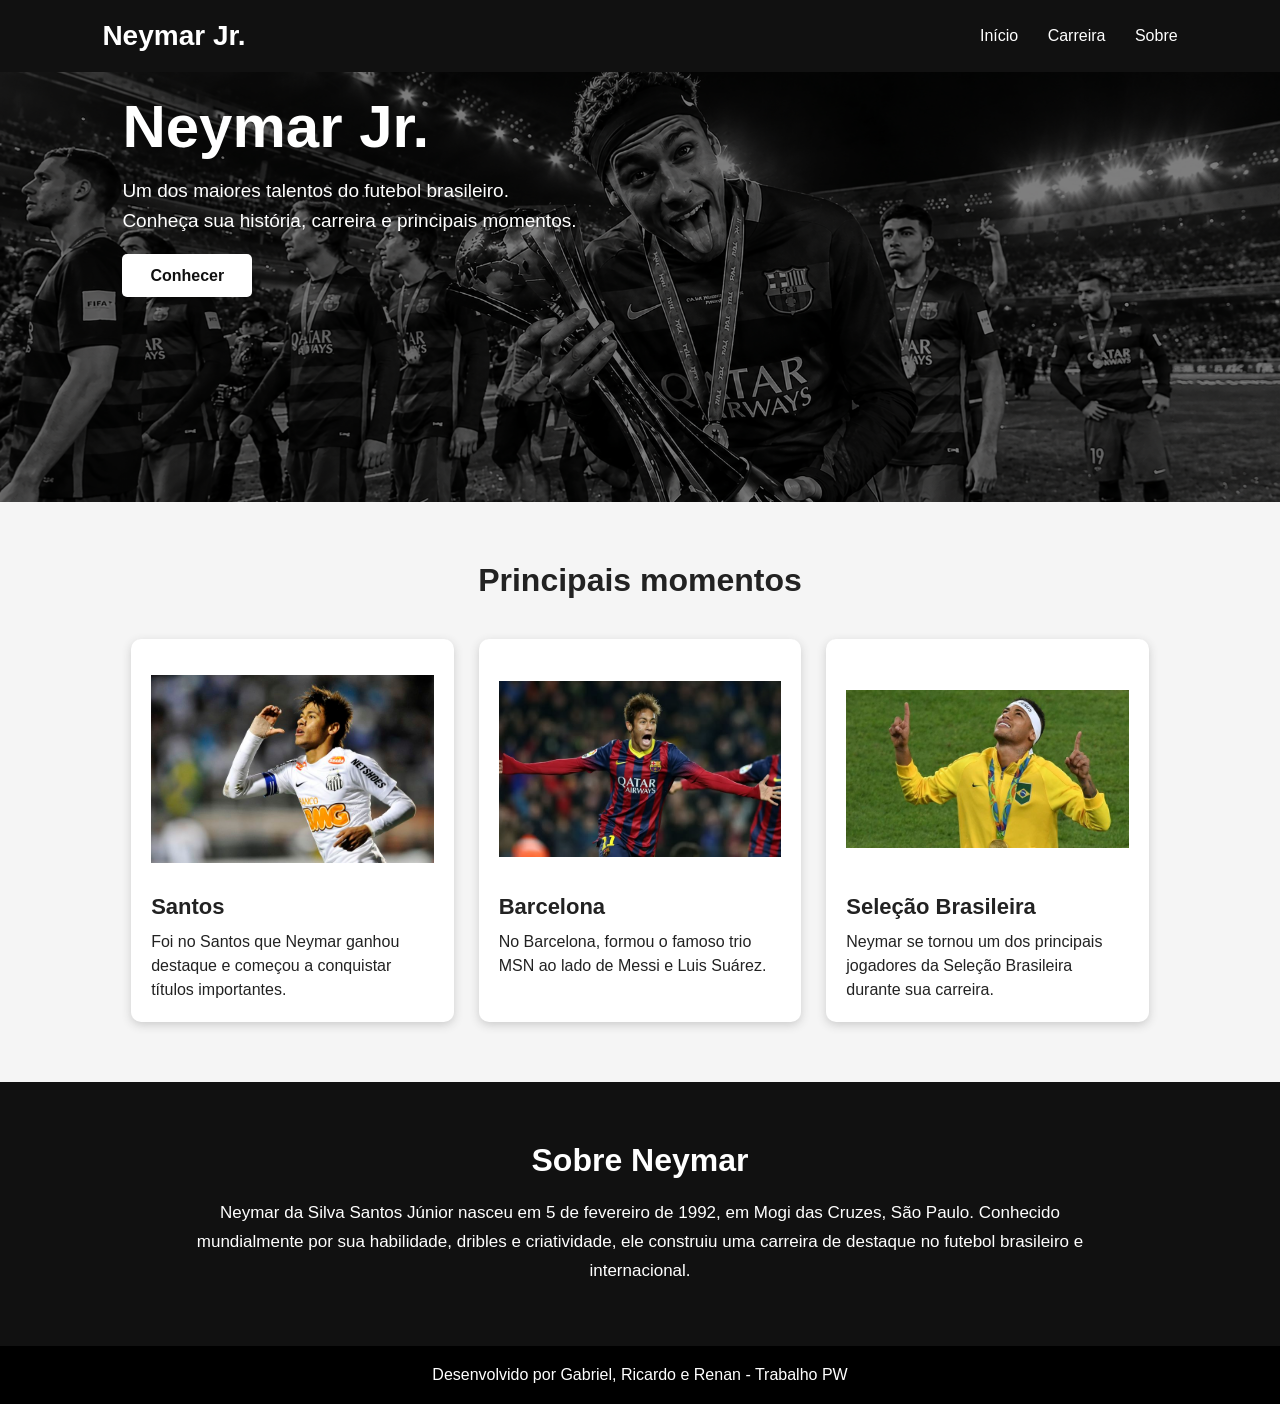
<file: index.html>
<!DOCTYPE html>
<html lang="pt-br">
<head>
    <meta charset="UTF-8">
    <meta name="viewport" content="width=device-width, initial-scale=1.0">
    <title>Neymar Jr.</title>
    <link rel="stylesheet" href="style.css">
</head>

<body>

    <header>
        <h1>Neymar Jr.</h1>

        <nav>
            <a href="#inicio">Início</a>
            <a href="carreira.html">Carreira</a>
            <a href="sobre.html">Sobre</a>
        </nav>
    </header>

    <main>

        <section class="banner" id="inicio">

    <img src="imgs/banney.jpg.png" alt="Neymar Jr.">

    <div class="banner-conteudo">
        <h2>Neymar Jr.</h2>

        <p>
            Um dos maiores talentos do futebol brasileiro.
            Conheça sua história, carreira e principais momentos.
        </p>

        <a href="#carreira" class="botao">Conhecer</a>
    </div>

</section>


        <section id="carreira">
            <h2 class="titulo">Principais momentos</h2>

            <div class="cards">

                <div class="card">
                    <img src="imgs/neymarnovo.jpeg" alt="Neymar">
                    <h3>Santos</h3>
                    <p>
                        Foi no Santos que Neymar ganhou destaque
                        e começou a conquistar títulos importantes.
                    </p>
                </div>

                <div class="card">
                    <img src="imgs/barcanovo.jpeg" alt="Neymar">
                    <h3>Barcelona</h3>
                    <p>
                        No Barcelona, formou o famoso trio MSN
                        ao lado de Messi e Luis Suárez.
                    </p>
                </div>

                <div class="card">
                    <img src="imgs/selecaonovo.jpeg" alt="Neymar">
                    <h3>Seleção Brasileira</h3>
                    <p>
                        Neymar se tornou um dos principais jogadores
                        da Seleção Brasileira durante sua carreira.
                    </p>
                </div>

            </div>
        </section>


        <section class="sobre" id="sobre">
            <h2>Sobre Neymar</h2>

            <p>
                Neymar da Silva Santos Júnior nasceu em 5 de fevereiro de 1992,
                em Mogi das Cruzes, São Paulo. Conhecido mundialmente por sua
                habilidade, dribles e criatividade, ele construiu uma carreira
                de destaque no futebol brasileiro e internacional.
            </p>
        </section>

    </main>


    <footer>
        <p>Desenvolvido por Gabriel, Ricardo e Renan - Trabalho PW</p>
    </footer>

</body>
</html>
</file>
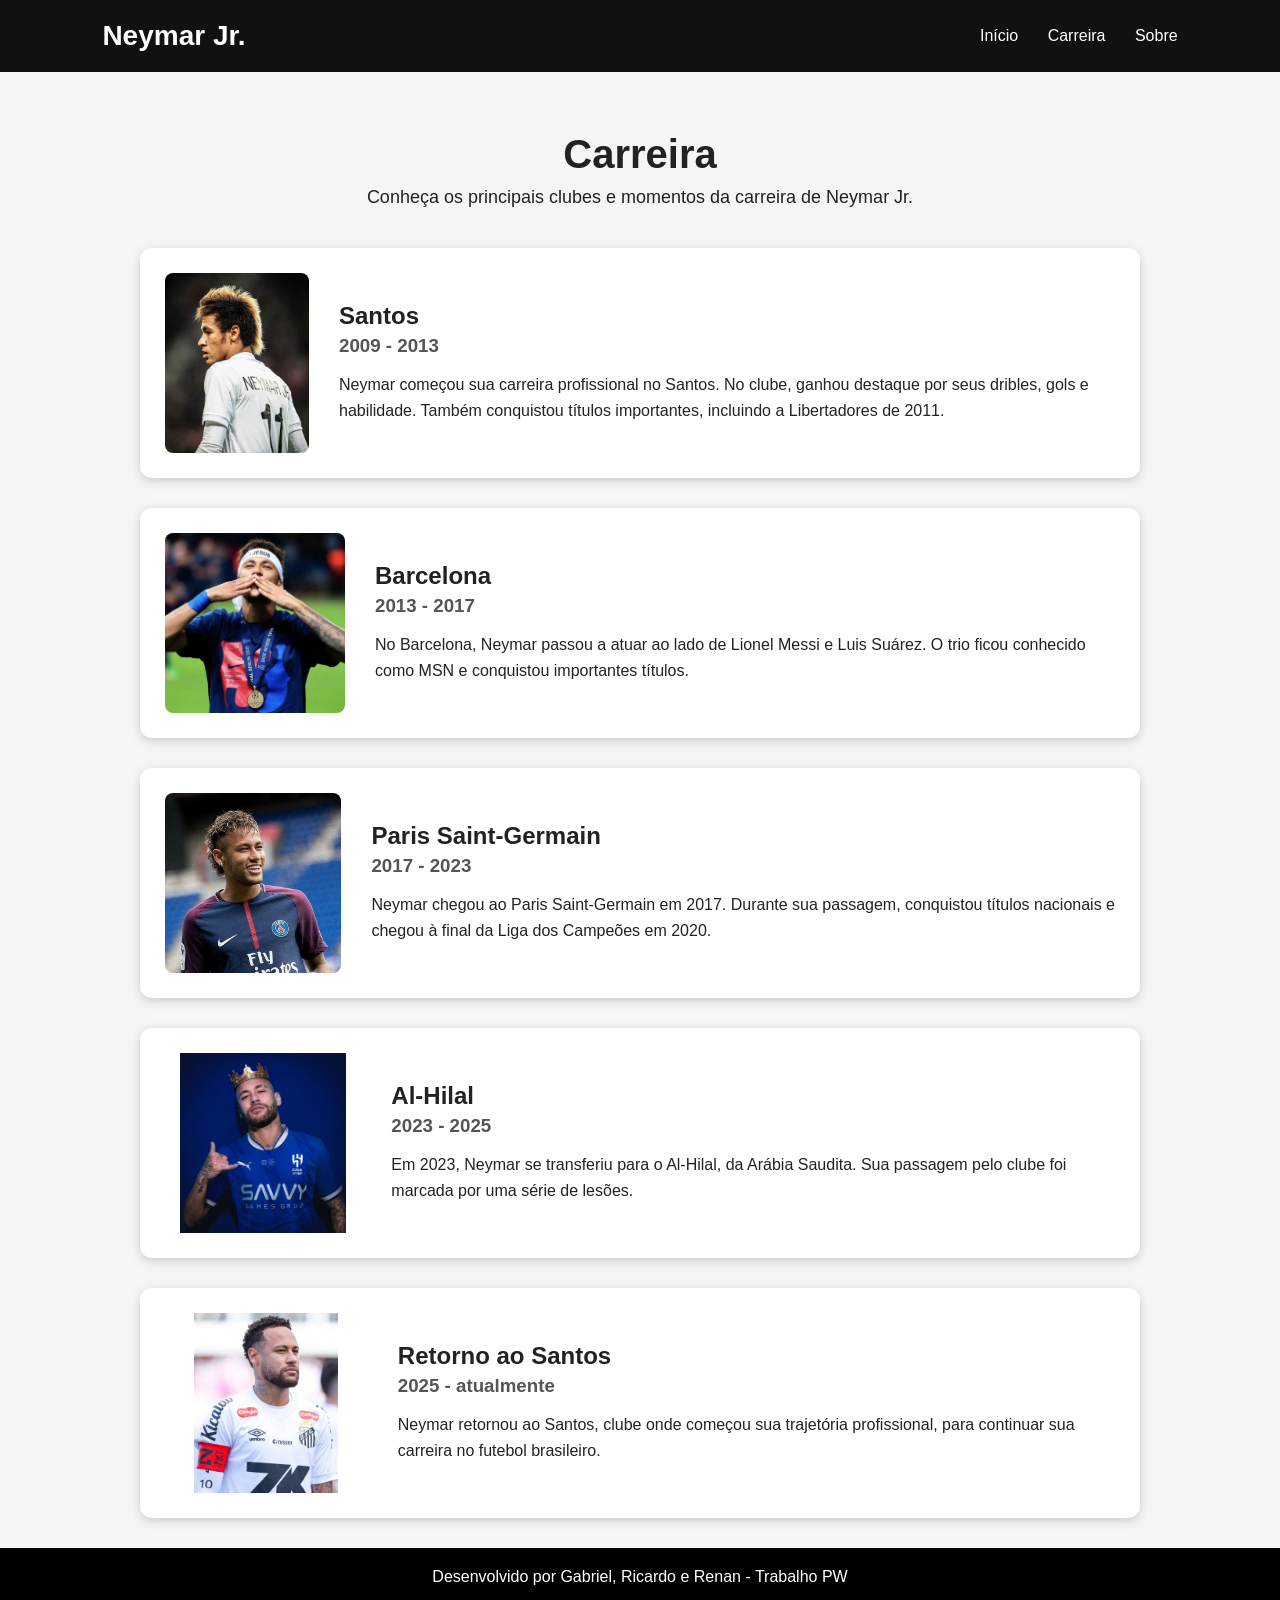
<file: carreira.html>
<!DOCTYPE html>
<html lang="pt-br">

<head>
    <meta charset="UTF-8">
    <meta name="viewport" content="width=device-width, initial-scale=1.0">
    <title>Carreira - Neymar Jr.</title>
    <link rel="stylesheet" href="style.css">
</head>

<body>

    <header>
        <h1>Neymar Jr.</h1>

        <nav>
            <a href="index.html">Início</a>
            <a href="carreira.html">Carreira</a>
            <a href="sobre.html">Sobre</a>
        </nav>
    </header>

    <main>

        <section class="titulo-pagina">
            <h2>Carreira</h2>
            <p>
                Conheça os principais clubes e momentos da carreira
                de Neymar Jr.
            </p>
        </section>

        <section class="carreira">

            <div class="carreira-item">
                <img src="imgs/santos2.jpg.jfif" alt="Neymar no Santos">

                <div>
                    <h2>Santos</h2>
                    <h3>2009 - 2013</h3>
                    <p>
                        Neymar começou sua carreira profissional no Santos.
                        No clube, ganhou destaque por seus dribles, gols e
                        habilidade. Também conquistou títulos importantes,
                        incluindo a Libertadores de 2011.
                    </p>
                </div>
            </div>

            <div class="carreira-item">
                <img src="imgs/barca2.jpg.jfif" alt="Neymar no Barcelona">

                <div>
                    <h2>Barcelona</h2>
                    <h3>2013 - 2017</h3>
                    <p>
                        No Barcelona, Neymar passou a atuar ao lado de
                        Lionel Messi e Luis Suárez. O trio ficou conhecido
                        como MSN e conquistou importantes títulos.
                    </p>
                </div>
            </div>

            <div class="carreira-item">
                <img src="imgs/psg.jpg.jfif" alt="Neymar no PSG">

                <div>
                    <h2>Paris Saint-Germain</h2>
                    <h3>2017 - 2023</h3>
                    <p>
                        Neymar chegou ao Paris Saint-Germain em 2017.
                        Durante sua passagem, conquistou títulos nacionais
                        e chegou à final da Liga dos Campeões em 2020.
                    </p>
                </div>
            </div>

            <div class="carreira-item">
                <img src="imgs/alhilal,jpg.jfif" alt="Neymar no Al-Hilal">

                <div>
                    <h2>Al-Hilal</h2>
                    <h3>2023 - 2025</h3>
                    <p>
                        Em 2023, Neymar se transferiu para o Al-Hilal,
                        da Arábia Saudita. Sua passagem pelo clube foi
                        marcada por uma série de lesões.
                    </p>
                </div>
            </div>

            <div class="carreira-item">
                <img src="imgs/Neymar Jr (1).jfif" alt="Neymar no Santos">

                <div>
                    <h2>Retorno ao Santos</h2>
                    <h3>2025 - atualmente</h3>
                    <p>
                        Neymar retornou ao Santos, clube onde começou
                        sua trajetória profissional, para continuar
                        sua carreira no futebol brasileiro.
                    </p>
                </div>
            </div>

        </section>

    </main>

    <footer>
        <p>Desenvolvido por Gabriel, Ricardo e Renan - Trabalho PW</p>
    </footer>

</body>

</html>
</file>
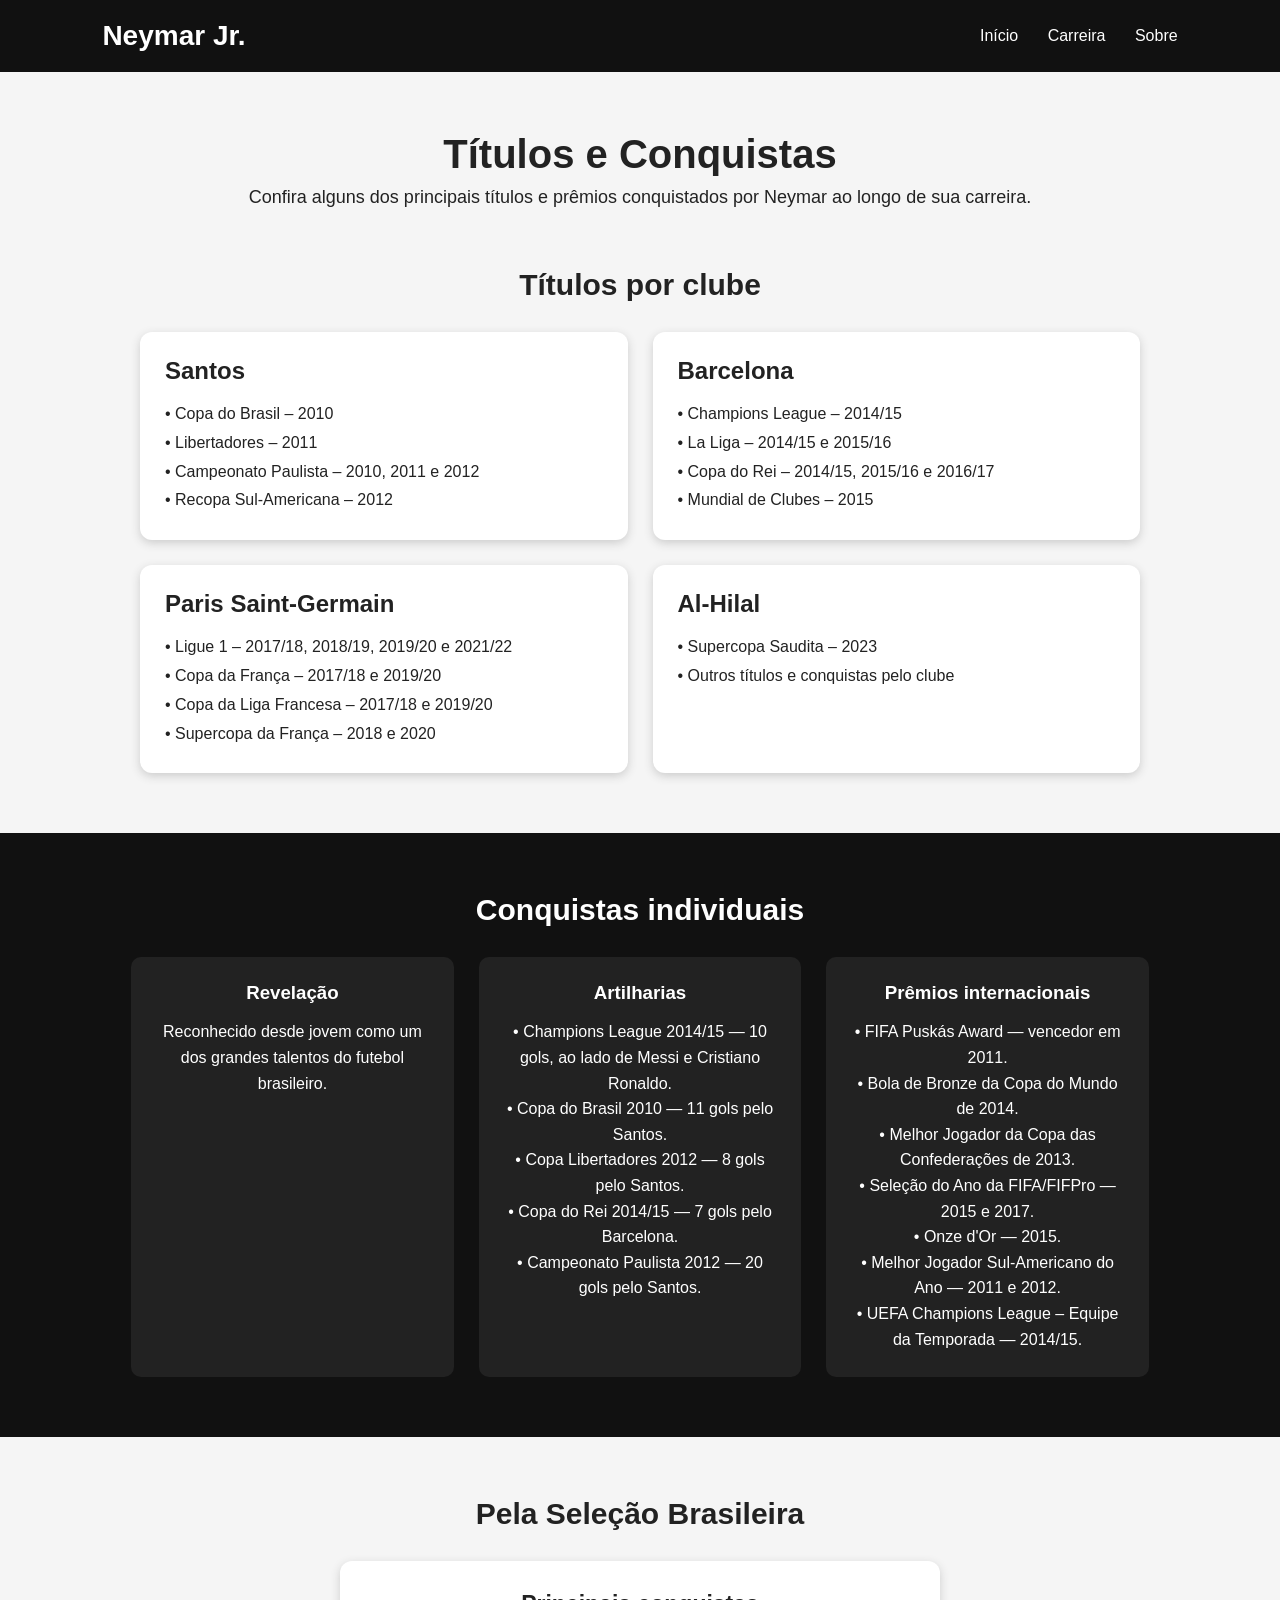
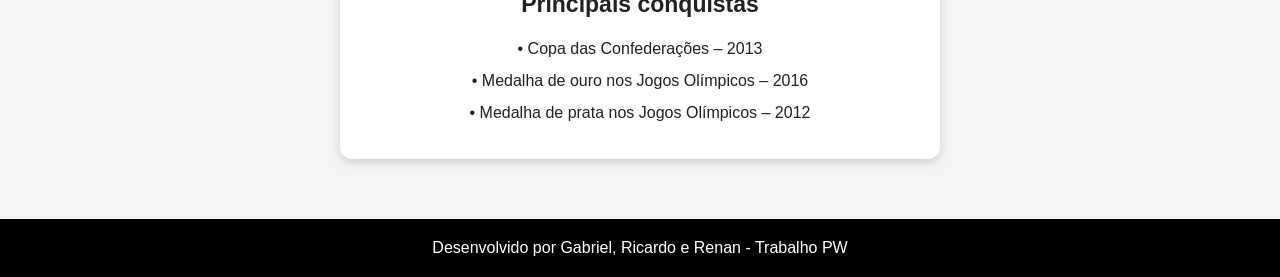
<file: sobre.html>
<!DOCTYPE html>
<html lang="pt-br">

<head>
    <meta charset="UTF-8">
    <meta name="viewport" content="width=device-width, initial-scale=1.0">
    <title>Títulos e Conquistas - Neymar Jr.</title>
    <link rel="stylesheet" href="style.css">
</head>

<body>

    <header>
        <h1>Neymar Jr.</h1>

        <nav>
            <a href="index.html">Início</a>
            <a href="carreira.html">Carreira</a>
            <a href="sobre.html">Sobre</a>
        </nav>
    </header>

    <main>

        <section class="titulo-pagina">
            <h2>Títulos e Conquistas</h2>
            <p>
                Confira alguns dos principais títulos e prêmios
                conquistados por Neymar ao longo de sua carreira.
            </p>
        </section>


        <section class="conquistas">

            <h2> Títulos por clube</h2>

            <div class="conquistas-grid">

                <div class="conquista-card">
                    <h3>Santos</h3>
                    <p>
                        • Copa do Brasil – 2010<br>
                        • Libertadores – 2011<br>
                        • Campeonato Paulista – 2010, 2011 e 2012<br>
                        • Recopa Sul-Americana – 2012
                    </p>
                </div>

                <div class="conquista-card">
                    <h3>Barcelona</h3>
                    <p>
                        • Champions League – 2014/15<br>
                        • La Liga – 2014/15 e 2015/16<br>
                        • Copa do Rei – 2014/15, 2015/16 e 2016/17<br>
                        • Mundial de Clubes – 2015
                    </p>
                </div>

                <div class="conquista-card">
                    <h3>Paris Saint-Germain</h3>
                    <p>
                        • Ligue 1 – 2017/18, 2018/19, 2019/20 e 2021/22<br>
                        • Copa da França – 2017/18 e 2019/20<br>
                        • Copa da Liga Francesa – 2017/18 e 2019/20<br>
                        • Supercopa da França – 2018 e 2020
                    </p>
                </div>

                <div class="conquista-card">
                    <h3>Al-Hilal</h3>
                    <p>
                        • Supercopa Saudita – 2023<br>
                        • Outros títulos e conquistas pelo clube
                    </p>
                </div>

            </div>

        </section>


        <section class="conquistas individuais">

            <h2> Conquistas individuais</h2>

            <div class="premios">

                <div class="premio">
                    <h3>Revelação</h3>
                    <p>
                        Reconhecido desde jovem como um dos grandes
                        talentos do futebol brasileiro.
                    </p>
                </div>

                <div class="premio">
                    <h3>Artilharias</h3>
                    <p>
                         • Champions League 2014/15 — 10 gols, ao lado de Messi e Cristiano Ronaldo.<br>
                         • Copa do Brasil 2010 — 11 gols pelo Santos.<br>
                         • Copa Libertadores 2012 — 8 gols pelo Santos.<br>
                         • Copa do Rei 2014/15 — 7 gols pelo Barcelona.<br>
                         • Campeonato Paulista 2012 — 20 gols pelo Santos.
                    </p>
                </div>

                <div class="premio">
                    <h3>Prêmios internacionais</h3>
                    <p>
                        • FIFA Puskás Award — vencedor em 2011.<br>
                        • Bola de Bronze da Copa do Mundo de 2014.<br>
                        • Melhor Jogador da Copa das Confederações de 2013.<br>
                        • Seleção do Ano da FIFA/FIFPro — 2015 e 2017.<br>
                        • Onze d'Or — 2015.<br>
                        • Melhor Jogador Sul-Americano do Ano — 2011 e 2012.<br>
                        • UEFA Champions League – Equipe da Temporada — 2014/15.
                    </p>
                </div>

            </div>

        </section>


        <section class="selecao-conquistas">

            <h2> Pela Seleção Brasileira</h2>

            <div class="selecao-box">
                <h3>Principais conquistas</h3>

                <p>
                    • Copa das Confederações – 2013<br>
                    • Medalha de ouro nos Jogos Olímpicos – 2016<br>
                    • Medalha de prata nos Jogos Olímpicos – 2012
                </p>
            </div>

        </section>

    </main>


    <footer>
        <p>Desenvolvido por Gabriel, Ricardo e Renan - Trabalho PW</p>
    </footer>

</body>

</html>
</file>
<file: style.css>
* {
    margin: 0;
    padding: 0;
    box-sizing: border-box;
}

body {
    font-family: Arial, sans-serif;
    background-color: #f5f5f5;
    color: #222;
}

header {
    background-color: #111;
    color: white;
    padding: 20px 8%;
    display: flex;
    justify-content: space-between;
    align-items: center;
}

header h1 {
    font-size: 28px;
}

nav a {
    color: white;
    text-decoration: none;
    margin-left: 25px;
}

nav a:hover {
    color: #25a6f7;
}

.banner {
    height: 430px;
    position: relative;
    overflow: hidden;
}

.banner img {
    position: absolute;
    width: 100%;
    height: 100%;
    object-fit: cover;
    object-position: center 25%;
}

/* Escurece a imagem para o texto aparecer */
.banner::after {
    content: "";
    position: absolute;
    inset: 0;
    background: rgba(0, 0, 0, 0.5);
    z-index: 1;
}

.banner-conteudo {
    position: relative;
    z-index: 2;
    color: white;
    text-align: left;
    max-width: 500px;
    padding: 20px;
    margin-right: auto;
    margin-left: 8%;
}

.banner-conteudo h2 {
    font-size: 60px;
    margin-bottom: 15px;
}

.banner-conteudo p {
    font-size: 19px;
    line-height: 1.6;
    margin-bottom: 30px;
}

.botao {
    background-color: white;
    color: #111;
    text-decoration: none;
    padding: 13px 28px;
    border-radius: 5px;
    font-weight: bold;
}

.botao:hover {
    background-color: #ddd;
}

#carreira {
    padding: 60px 8%;
}

.titulo {
    text-align: center;
    font-size: 32px;
    margin-bottom: 40px;
}

.cards {
    display: flex;
    justify-content: center;
    gap: 25px;
}

.card {
    background-color: white;
    width: 30%;
    padding: 20px;
    border-radius: 10px;
    box-shadow: 0 3px 10px #ccc;
}

.card img {
    width: 100%;
    height: 220px;
    object-fit: contain;
    display: block;
    margin: 0 auto;
    border-radius: 8px;
}

.card h3 {
    margin: 15px 0 10px;
    font-size: 22px;
}

.card p {
    line-height: 1.5;
}

.sobre {
    background-color: #111;
    color: white;
    padding: 60px 15%;
    text-align: center;
}

.sobre h2 {
    font-size: 32px;
    margin-bottom: 20px;
}

.sobre p {
    line-height: 1.7;
    font-size: 17px;
}

footer {
    background-color: #000;
    color: white;
    text-align: center;
    padding: 20px;
}


/* RESPONSIVIDADE */

@media (max-width: 768px) {

@media (max-width: 768px) {

    /* BANNER NO CELULAR */
    .banner {
        display: block;
        position: relative;
        width: 100%;
        height: 520px;
        overflow: hidden;
    }

    .banner img {
        position: absolute;
        inset: 0;
        width: 100% !important;
        height: 100% !important;
        object-fit: cover;
        object-position: 55% center;
        z-index: 0;
    }

    .banner::after {
        content: "";
        position: absolute;
        inset: 0;
        background: rgba(0, 0, 0, 0.5);
        z-index: 1;
    }

    .banner-conteudo {
        position: relative;
        z-index: 2;
        width: 100%;
        max-width: 100%;
        height: 100%;
        margin: 0;
        padding: 0 25px;
        display: flex;
        flex-direction: column;
        justify-content: center;
        align-items: center;
        text-align: center;
        color: white;
    }

    .banner-conteudo h2 {
        font-size: 40px;
        margin-bottom: 15px;
    }

    .banner-conteudo p {
        font-size: 16px;
        line-height: 1.5;
        margin-bottom: 25px;
    }

    .botao {
        padding: 12px 25px;
    }


    /* MENU */
    header {
        flex-direction: column;
        gap: 15px;
        text-align: center;
    }

    nav a {
        margin: 0 8px;
    }


    /* CARDS */
    .cards {
        flex-direction: column;
        align-items: center;
    }

    .card {
        width: 90%;
    }

    .card img {
        width: 100%;
        height: 220px;
        object-fit: contain;
    }


    /* CARREIRA */
    .carreira-item {
        flex-direction: column;
        text-align: center;
    }

    .carreira-item img {
        width: 100%;
        height: 220px;
    }


    /* TÍTULOS */
    .conquistas-grid {
        grid-template-columns: 1fr;
    }

    .premios {
        flex-direction: column;
        align-items: center;
    }

    .premio {
        width: 90%;
    }
}
}

/* ========
pag carreira
=========== */

.titulo-pagina {
    text-align: center;
    padding: 60px 20px 40px;
}

.titulo-pagina h2 {
    font-size: 40px;
    margin-bottom: 10px;
}

.titulo-pagina p {
    font-size: 18px;
}

.carreira {
    width: 85%;
    max-width: 1000px;
    margin: auto;
}

.carreira-item {
    background-color: white;
    margin-bottom: 30px;
    padding: 25px;
    border-radius: 12px;
    display: flex;
    align-items: center;
    gap: 30px;
    box-shadow: 0 3px 10px #ccc;
}

.carreira-item img {
    width: 250px;
    height: 180px;
    object-fit: contain;
    border-radius: 8px;
}

.carreira-item h2 {
    margin-bottom: 5px;
}

.carreira-item h3 {
    color: #555;
    margin-bottom: 15px;
}

.carreira-item p {
    line-height: 1.6;
}


/* Celular */

@media (max-width: 768px) {

    .carreira-item {
        flex-direction: column;
        text-align: center;
    }

    .carreira-item img {
        width: 100%;
        height: 220px;
    }
}

/* ==============
sobre
================= */

/* TÍTULOS E CONQUISTAS */

.conquistas {
    width: 85%;
    max-width: 1000px;
    margin: 20px auto 60px;
}

.conquistas > h2 {
    text-align: center;
    font-size: 30px;
    margin-bottom: 30px;
}

.conquistas-grid {
    display: grid;
    grid-template-columns: repeat(2, 1fr);
    gap: 25px;
}

.conquista-card {
    background-color: white;
    padding: 25px;
    border-radius: 12px;
    box-shadow: 0 3px 10px #ccc;
}

.conquista-card h3 {
    font-size: 24px;
    margin-bottom: 15px;
}

.conquista-card p {
    line-height: 1.8;
}


/* CONQUISTAS INDIVIDUAIS */

.conquistas.individuais {
    background-color: #111;
    color: white;
    width: 100%;
    max-width: none;
    padding: 60px 8%;
    margin: 0;
}

.conquistas.individuais > h2 {
    text-align: center;
    margin-bottom: 30px;
}

.premios {
    display: flex;
    justify-content: center;
    gap: 25px;
}

.premio {
    background-color: #222;
    padding: 25px;
    border-radius: 10px;
    width: 30%;
    text-align: center;
}

.premio h3 {
    margin-bottom: 15px;
}

.premio p {
    line-height: 1.6;
}


/* SELEÇÃO */

.selecao-conquistas {
    padding: 60px 8%;
    text-align: center;
}

.selecao-conquistas h2 {
    font-size: 30px;
    margin-bottom: 30px;
}

.selecao-box {
    background-color: white;
    max-width: 600px;
    margin: auto;
    padding: 30px;
    border-radius: 12px;
    box-shadow: 0 3px 10px #ccc;
}

.selecao-box h3 {
    font-size: 23px;
    margin-bottom: 15px;
}

.selecao-box p {
    line-height: 2;
}


/* RESPONSIVIDADE */

@media (max-width: 768px) {

    .conquistas-grid {
        grid-template-columns: 1fr;
    }

    .premios {
        flex-direction: column;
        align-items: center;
    }

    .premio {
        width: 90%;
    }
}
</file>
